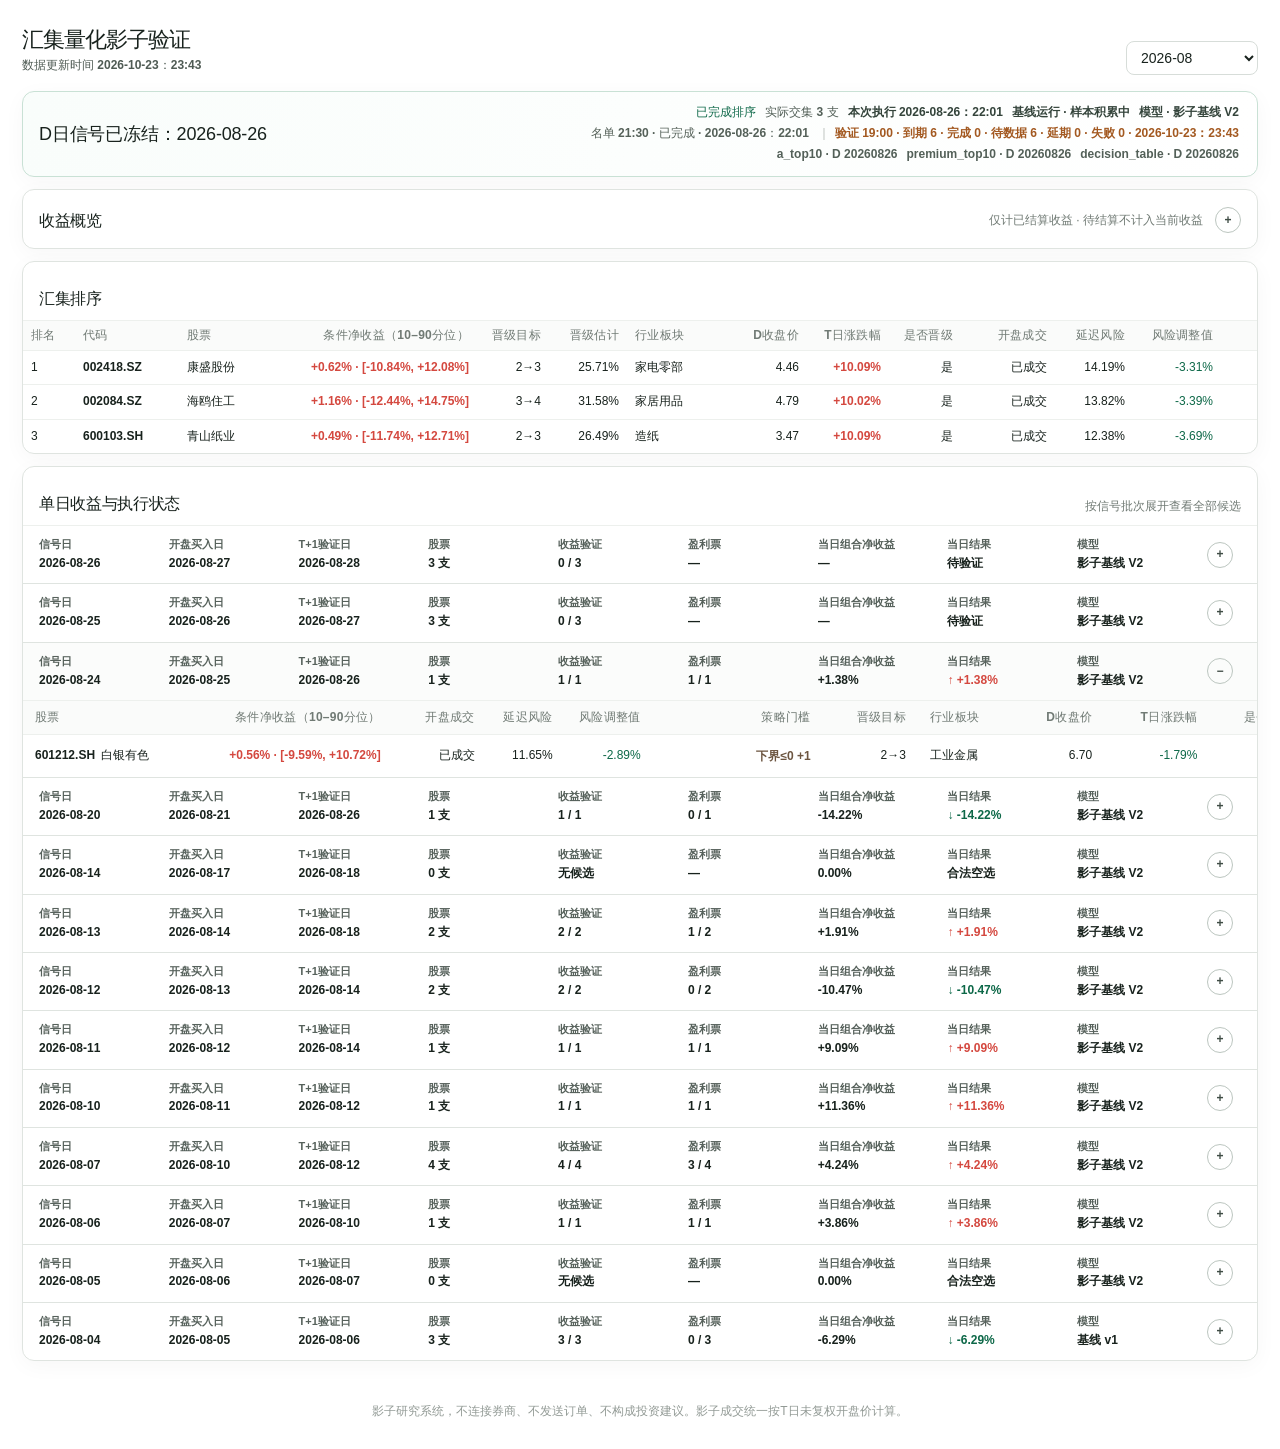
<file: index.html>
<!doctype html>
<html lang="zh-CN">
<head>
  <meta charset="utf-8">
  <meta name="viewport" content="width=device-width, initial-scale=1">
  <meta name="color-scheme" content="light">
  <title>汇集量化影子验证</title>
  <link rel="stylesheet" href="./assets/styles.css?v=20260811-2">
</head>
<body>
  <header class="topbar">
    <div class="brand">
      <h1>汇集量化影子验证</h1>
      <p class="updated"><span id="updated">正在读取数据…</span></p>
    </div>
    <label class="month-picker">
      <select id="month" aria-label="统计月份"></select>
    </label>
  </header>

  <main>
    <section id="status" class="status-card" aria-live="polite"></section>

    <details class="panel overview-panel">
      <summary class="panel-head overview-summary">
        <div><h2>收益概览</h2></div>
        <span class="overview-summary-meta">
          <span class="muted">仅计已结算收益 · 待结算不计入当前收益</span>
          <span class="ledger-toggle overview-toggle" aria-hidden="true"></span>
        </span>
      </summary>
      <p id="overviewScope" class="overview-scope"></p>
      <div id="rankCards" class="rank-cards"></div>
      <div class="chart-head">
        <span id="chartTitle">TOP1 / TOP2 / TOP3收益对比</span>
        <span class="chart-meta">
          <span id="chartNote"></span>
          <span id="chartLegend" class="chart-legend"><i class="dot rank-one"></i>TOP1 <i class="dot rank-two"></i>TOP2 <i class="dot rank-three"></i>TOP3</span>
        </span>
      </div>
      <div id="chart" class="chart" role="img" aria-label="TOP1、TOP2、TOP3的收益统计"></div>
    </details>

    <section class="panel">
      <div class="panel-head">
        <div><h2>汇集排序</h2></div>
      </div>
      <div
        id="candidates"
        class="table-wrap"
        tabindex="0"
        role="region"
        aria-label="汇集排序表，可横向滑动查看全部字段"
      ></div>
    </section>

    <section class="panel">
      <div class="panel-head">
        <div><h2>单日收益与执行状态</h2></div>
        <span class="muted">按信号批次展开查看全部候选</span>
      </div>
      <div id="daily" class="daily-ledger"></div>
    </section>
  </main>

  <footer>影子研究系统，不连接券商、不发送订单、不构成投资建议。影子成交统一按T日未复权开盘价计算。</footer>
  <script src="./assets/app.js?v=20260811-2" defer></script>
</body>
</html>
</file>
<file: assets/styles.css>
:root {
  --ink: #18221d;
  --muted: #707a74;
  --subtle: #929a95;
  --paper: #f4f6f4;
  --card: #ffffff;
  --line: #dfe4e0;
  --line-soft: #edf0ed;
  --green: #16865f;
  --green-deep: #0d6848;
  --green-soft: #eaf7f0;
  --orange: #a65e23;
  --orange-soft: #fff5e9;
  --red: #d4483f;
  --red-soft: #fff0ee;
  --blue: #4e7195;
  --gold: #a0844c;
}

* { box-sizing: border-box; }

body {
  margin: 0;
  color: var(--ink);
  background: #fff;
  font: 13px/1.45 -apple-system, BlinkMacSystemFont, "SF Pro Text", "PingFang SC", "Helvetica Neue", sans-serif;
  -webkit-font-smoothing: antialiased;
}

.topbar {
  max-width: 1380px;
  margin: 0 auto;
  padding: 28px 22px 16px;
  display: flex;
  align-items: end;
  justify-content: space-between;
  gap: 24px;
}

h1, h2, p { margin-top: 0; }
h1 {
  margin-bottom: 5px;
  font-size: clamp(26px, 3.2vw, 38px);
  font-weight: 520;
  letter-spacing: -.045em;
  line-height: 1.1;
}
h2 {
  margin-bottom: 0;
  font-size: 17px;
  font-weight: 560;
  letter-spacing: -.02em;
}
.updated { margin: 0; color: #4f5b54; font-size: 12px; font-weight: 560; }
.muted { color: var(--muted); }
.month-picker {
  display: grid;
  gap: 4px;
  color: var(--muted);
  font-size: 10px;
}
select {
  min-width: 132px;
  padding: 7px 30px 7px 10px;
  border: 1px solid #d7ddd9;
  border-radius: 8px;
  color: var(--ink);
  background: rgba(255, 255, 255, .9);
  font: inherit;
  outline: none;
}
select#month { font-size: 14px !important; }
select:focus { border-color: #83b9a3; box-shadow: 0 0 0 3px rgba(22, 134, 95, .09); }

main {
  max-width: 1380px;
  margin: 0 auto;
  padding: 0 22px 42px;
  display: grid;
  gap: 12px;
}

.panel, .status-card {
  border: 1px solid var(--line);
  border-radius: 12px;
  background: rgba(255, 255, 255, .94);
  box-shadow: 0 5px 22px rgba(24, 34, 29, .035);
  overflow: hidden;
}
.status-card {
  min-height: 62px;
  padding: 12px 16px;
  display: flex;
  align-items: center;
  justify-content: space-between;
  gap: 16px;
}
.status-card.error { border-color: #eccbc7; background: #fffafa; }
.status-card.ok { border-color: #c9e1d5; background: linear-gradient(100deg, #f9fdfb, #fff); }
.status-copy { flex: 0 0 auto; }
.status-title {
  margin: 0;
  font-size: 15px;
  font-weight: 530;
  letter-spacing: -.01em;
  white-space: nowrap;
}
.status-meta {
  min-width: 0;
  display: grid;
  justify-items: end;
  gap: 4px;
}
.status-meta-row {
  display: flex;
  align-items: center;
  justify-content: flex-end;
  gap: 5px;
}
.pill, .badge {
  display: inline-flex;
  align-items: center;
  min-height: 22px;
  border-radius: 6px;
  padding: 3px 7px;
  background: #f0f2f0;
  color: #536058;
  font-size: 10px;
  font-weight: 570;
  white-space: nowrap;
}
.badge.good { background: var(--green-soft); color: var(--green-deep); }
.badge.warn { background: var(--orange-soft); color: var(--orange); }
.badge.bad { background: var(--red-soft); color: #a83b35; }
.status-meta .pill,
.status-meta .badge {
  min-height: auto;
  padding: 0 2px;
  border-radius: 0;
  background: transparent;
}
.engine-meta-text,
.automation-meta-text {
  display: inline-flex;
  align-items: center;
  padding: 0 2px;
  color: #34443b;
  font-weight: 620;
  white-space: nowrap;
}
.automation-meta-text {
  color: #556159;
  font-size: 10px;
  font-weight: 570;
}
.status-meta-automation {
  flex-wrap: wrap;
  row-gap: 2px;
}
.status-meta-automation .automation-meta-text + .automation-meta-text::before {
  content: "｜";
  margin-right: 5px;
  color: #aab1ac;
  font-weight: 400;
}
.automation-meta-text.degraded {
  color: #a35921;
  font-weight: 680;
}
.panel-head {
  min-height: 58px;
  padding: 13px 16px 10px;
  display: flex;
  align-items: end;
  justify-content: space-between;
  gap: 14px;
}
.panel-head > .muted { font-size: 10px; }
.overview-summary {
  cursor: pointer;
  list-style: none;
  align-items: center;
}
.overview-summary::-webkit-details-marker { display: none; }
.overview-summary-meta {
  display: flex;
  align-items: center;
  gap: 12px;
}
.overview-toggle { flex: 0 0 auto; }
.overview-panel[open] .overview-toggle::before { content: "−"; }

.overview-scope {
  margin: 0 16px;
  padding: 0 0 10px;
  border-bottom: 1px solid var(--line-soft);
  color: #536058;
  font-size: 10px;
  font-weight: 540;
}
.rank-cards {
  padding: 12px 16px 14px;
  display: grid;
  gap: 13px;
}
.metric-group { min-width: 0; }
.metric-group + .metric-group {
  padding-top: 12px;
  border-top: 1px solid var(--line-soft);
}
.metric-group-head {
  min-height: 22px;
  margin-bottom: 7px;
  display: flex;
  align-items: baseline;
  justify-content: space-between;
  gap: 12px;
}
.metric-group-head h3 {
  margin: 0;
  font-size: 12px;
  font-weight: 650;
  letter-spacing: -.01em;
}
.metric-group-head span {
  color: var(--muted);
  font-size: 10px;
}
.rank-card-grid {
  display: grid;
  gap: 8px;
}
.rank-strategy-grid { grid-template-columns: repeat(3, minmax(0, 1fr)); }
.portfolio-strategy-grid { grid-template-columns: repeat(2, minmax(0, 1fr)); }
.rank-card {
  min-height: 124px;
  padding: 11px 12px 9px;
  border: 1px solid var(--line);
  border-radius: 9px;
  background: #fbfcfb;
  position: relative;
}
.rank-card::before {
  content: "";
  position: absolute;
  inset: 0 auto 0 0;
  width: 2px;
  border-radius: 9px 0 0 9px;
  background: var(--accent, var(--green));
}
.metric-card-head {
  display: flex;
  align-items: center;
  justify-content: space-between;
  gap: 10px;
}
.metric-card-head > .card-label {
  color: var(--ink);
  font-size: 11px;
  font-weight: 650;
}
.settlement-badge {
  flex: 0 0 auto;
  padding: 1px 6px;
  border: 1px solid #cfd6d1;
  border-radius: 999px;
  color: #536058;
  background: #fff;
  font-size: 9px;
  font-weight: 620;
}
.settlement-badge.final { border-color: #a9d2bf; color: var(--green-deep); }
.settlement-badge.provisional { border-color: #dfc399; color: var(--orange); }
.settlement-badge.pending { border-color: #c9d0cc; color: #667169; }
.settlement-badge.empty { color: var(--subtle); }
.metric-name {
  display: block;
  margin-top: 8px;
  color: var(--muted);
  font-size: 10px;
}
.rank-card strong {
  display: block;
  margin: 1px 0 7px;
  font-size: 23px;
  font-weight: 540;
  letter-spacing: -.035em;
}
.rank-1 { --accent: var(--green); }
.rank-2 { --accent: var(--blue); }
.rank-3 { --accent: var(--gold); }
.portfolio-card {
  --accent: #45ae7c;
  background: linear-gradient(145deg, #f8fdf9, #fff);
}
.portfolio-card.month { --accent: #8fbe5b; }
.metric-row {
  display: flex;
  justify-content: space-between;
  gap: 8px;
  margin-top: 2px;
  color: var(--muted);
  font-size: 9px;
}
.metric-row span:last-child { color: #4f5b54; text-align: right; }

.chart-head {
  margin: 0 16px;
  padding-top: 10px;
  border-top: 1px solid var(--line-soft);
  display: flex;
  justify-content: space-between;
  color: var(--muted);
  font-size: 10px;
}
.chart-meta { display: flex; align-items: center; gap: 10px; }
.chart-meta > #chartNote { color: #58645d; }
.chart-legend { display: flex; align-items: center; gap: 5px; }
.chart-legend[hidden] { display: none; }
.dot { width: 6px; height: 6px; margin-left: 7px; border-radius: 50%; background: var(--green); }
.rank-one { background: var(--green); }
.rank-two { background: var(--blue); }
.rank-three { background: var(--gold); }
.chart { min-height: 190px; padding: 2px 16px 14px; }
.chart.is-empty { min-height: 72px; }
.chart.is-empty .empty { margin-bottom: 0; }
.chart svg { width: 100%; height: 190px; display: block; }
.chart .grid { stroke: #e9edea; stroke-width: 1; }
.chart .baseline { stroke: #aab4ae; stroke-width: 1.25; }
.chart text { fill: var(--subtle); font-size: 9px; }
.comparison-chart {
  min-height: 150px;
  padding: 16px 24px 18px;
}
.comparison-rows { display: grid; gap: 14px; }
.comparison-row {
  display: grid;
  grid-template-columns: 46px minmax(140px, 1fr) 74px;
  align-items: center;
  gap: 12px;
}
.comparison-label {
  color: var(--ink);
  font-size: 11px;
  font-weight: 650;
}
.comparison-row > strong {
  font-size: 12px;
  font-weight: 650;
  text-align: right;
}
.comparison-track {
  height: 10px;
  border-radius: 5px;
  background: #f0f2f0;
  position: relative;
}
.comparison-track::after {
  content: "";
  position: absolute;
  top: -4px;
  bottom: -4px;
  left: 50%;
  width: 1px;
  background: #9ea9a2;
}
.comparison-bar {
  position: absolute;
  top: 1px;
  bottom: 1px;
  z-index: 1;
  min-width: 2px;
  border-radius: 4px;
}
.comparison-bar.gain { left: 50%; }
.comparison-bar.loss { right: 50%; }
.comparison-scale {
  margin: 7px 86px 0 58px;
  display: grid;
  grid-template-columns: repeat(3, 1fr);
  color: var(--subtle);
  font-size: 9px;
}
.comparison-scale span:nth-child(2) { text-align: center; }
.comparison-scale span:last-child { text-align: right; }

.empty {
  margin: 0 16px 14px;
  padding: 16px;
  border: 1px dashed #d5dad6;
  border-radius: 8px;
  color: var(--muted);
  font-size: 11px;
  text-align: center;
}
.panel,
.table-wrap,
.daily-ledger,
.ledger-day {
  min-width: 0;
}
.table-wrap {
  max-width: 100%;
  overflow-x: auto;
  overscroll-behavior-inline: contain;
  scrollbar-width: thin;
  -webkit-overflow-scrolling: touch;
}
.table-wrap:focus-visible {
  outline: 2px solid #5d9f83;
  outline-offset: -3px;
}
table { width: 100%; border-collapse: collapse; min-width: 760px; }
th, td {
  height: 42px;
  padding: 8px 12px;
  border-top: 1px solid var(--line-soft);
  text-align: right;
  vertical-align: middle;
  white-space: nowrap;
}
th {
  height: 34px;
  color: var(--muted);
  background: #fafbfa;
  font-size: 9px;
  font-weight: 560;
  letter-spacing: .025em;
}
th.left, td.left { text-align: left; }
td.code,
td.name { color: var(--ink); font-weight: 570; }
.positive { color: var(--red); font-weight: 650; }
.negative { color: var(--green-deep); }
.candidate-state { max-width: 88px; }
.candidate-table th,
.candidate-table td {
  height: 34px;
  padding: 5px 8px;
}
.candidate-table th { height: 30px; }
.candidate-table { table-layout: fixed; }
.candidate-table .col-rank { width: 52px; }
.candidate-table .col-code { width: 104px; }
.candidate-table .col-name { width: 108px; }
.candidate-table .col-return-range,
.daily-detail-table .col-return-range { width: 190px; }
.candidate-table .col-stage { width: 72px; }
.candidate-table .col-promotion { width: 78px; }
.candidate-table .col-industry { width: 104px; }
.candidate-table .col-d-close { width: 76px; }
.candidate-table .col-t-return { width: 82px; }
.candidate-table .col-promoted { width: 72px; }
.candidate-table .col-fill,
.daily-detail-table .col-fill { width: 94px; }
.candidate-table .col-delay,
.daily-detail-table .col-delay { width: 78px; }
.candidate-table .col-utility,
.daily-detail-table .col-utility { width: 88px; }
.candidate-table .col-gate,
.daily-detail-table .col-gate { width: 170px; }
.candidate-table .col-execution { width: 96px; }
.gate-text {
  display: inline-block;
  max-width: 100%;
  overflow: hidden;
  font-weight: 620;
  text-overflow: ellipsis;
  vertical-align: middle;
  white-space: nowrap;
}
.gate-text.trade { color: var(--green-deep); }
.gate-text.no-trade { color: #6c5540; }

.daily-ledger { border-top: 1px solid var(--line-soft); }
.ledger-day + .ledger-day { border-top: 1px solid var(--line); }
.ledger-day > summary {
  list-style: none;
  cursor: pointer;
  display: grid;
  grid-template-columns: repeat(9, minmax(72px, 1fr)) 34px;
  gap: 8px;
  align-items: center;
  min-width: 900px;
  padding: 11px 16px;
  transition: background .15s ease;
}
.ledger-day > summary::-webkit-details-marker { display: none; }
.ledger-day > summary:hover { background: #fafcfa; }
.ledger-fact { min-width: 0; }
.ledger-fact small {
  display: block;
  margin-bottom: 2px;
  color: #56615b;
  font-size: 9px;
  font-weight: 620;
}
.ledger-fact strong {
  display: block;
  overflow: hidden;
  color: var(--ink);
  font-size: 12px;
  font-weight: 650;
  text-overflow: ellipsis;
  white-space: nowrap;
}
.ledger-fact strong.positive,
.ledger-fact strong.negative { font-weight: 590; }
.ledger-fact strong.daily-result { font-weight: 700; }
.ledger-fact strong.daily-result.positive { color: var(--red); }
.ledger-fact strong.daily-result.negative { color: var(--green-deep); }
.ledger-toggle {
  width: 26px;
  height: 26px;
  border: 1.5px solid #bcc6c0;
  border-radius: 50%;
  display: grid;
  place-items: center;
  color: #3f4c45;
  font-size: 17px;
  font-weight: 650;
}
.ledger-toggle::before { content: "+"; }
.ledger-day[open] .ledger-toggle::before { content: "−"; }
.ledger-day[open] > summary { background: #fbfcfb; }
.ledger-day .table-wrap { animation: reveal .18s ease-out; }
@keyframes reveal { from { opacity: .25; transform: translateY(-2px); } }
.stock-cell { display: flex; align-items: baseline; gap: 6px; }
.stock-cell strong { font-weight: 580; }
.stock-cell span { color: var(--ink); font-size: 10px; }

footer {
  max-width: 1380px;
  margin: 0 auto;
  padding: 0 22px 28px;
  color: var(--subtle);
  font-size: 9px;
  text-align: center;
}

@media (max-width: 1020px) {
  .rank-strategy-grid { grid-template-columns: repeat(3, minmax(0, 1fr)); }
  .portfolio-strategy-grid { grid-template-columns: repeat(2, minmax(0, 1fr)); }
}

@media (max-width: 900px) {
  .ledger-day > summary {
    min-width: 0;
    grid-template-columns: repeat(4, minmax(0, 1fr));
    padding-right: 58px;
    position: relative;
  }
  .ledger-day > summary .ledger-toggle {
    position: absolute;
    top: 11px;
    right: 16px;
  }
}

@media (max-width: 720px) {
  .topbar, .status-card, .panel-head { align-items: stretch; flex-direction: column; }
  .topbar {
    gap: 12px;
    padding: 16px 8px 10px;
  }
  h1 { font-size: 20px !important; }
  .month-picker,
  select#month { width: 100%; }
  select#month {
    min-height: 44px;
    padding-block: 9px;
    font-size: 16px !important;
  }
  main {
    gap: 10px;
    padding: 0 8px 28px;
  }
  footer { padding: 0 12px 22px; }
  .status-card {
    gap: 8px;
    padding: 11px 12px;
  }
  .status-title {
    font-size: 16px !important;
    line-height: 1.35;
  }
  .status-title { white-space: normal; }
  .status-meta { justify-items: start; }
  .status-meta-row {
    flex-wrap: wrap;
    justify-content: flex-start;
  }
  .status-meta-automation {
    display: grid;
    gap: 3px;
  }
  .status-meta-automation .automation-meta-text + .automation-meta-text::before {
    content: none;
  }
  .panel-head {
    min-height: 52px;
    gap: 5px;
    padding: 11px 12px 9px;
  }
  .overview-summary {
    min-height: 52px;
    align-items: center;
    flex-direction: row;
  }
  .overview-summary-meta { margin-left: auto; }
  .overview-summary-meta > .muted { display: none; }
  .overview-toggle {
    width: 32px;
    height: 32px;
  }
  .rank-cards { padding-inline: 12px; }
  .rank-card-grid { grid-template-columns: 1fr; }
  .metric-group-head { align-items: flex-start; flex-direction: column; gap: 2px; }
  .overview-scope { margin-inline: 12px; line-height: 1.5; }
  .chart-head { align-items: flex-start; flex-direction: column; gap: 5px; }
  .chart-meta { width: 100%; flex-wrap: wrap; }
  .comparison-chart { min-height: 148px; padding: 15px 12px 17px; }
  .comparison-row { grid-template-columns: 42px minmax(100px, 1fr) 66px; gap: 7px; }
  .comparison-scale { margin-right: 73px; margin-left: 49px; }
  .panel, .status-card { border-radius: 10px; }
  .ledger-day > summary {
    min-width: 0;
    grid-template-columns: repeat(2, minmax(0, 1fr));
    gap: 10px 12px;
    padding: 12px 52px 12px 12px;
  }
  .ledger-day > summary .ledger-toggle {
    top: 12px;
    right: 12px;
    width: 32px;
    height: 32px;
  }
  .ledger-fact strong {
    overflow: visible;
    line-height: 1.3;
    text-overflow: clip;
    white-space: normal;
  }
  .candidate-table th.sticky-code,
  .candidate-table td.sticky-code {
    left: 0;
    width: 96px !important;
  }
  .candidate-table th.sticky-name,
  .candidate-table td.sticky-name {
    left: 96px;
    width: 96px !important;
    box-shadow: 5px 0 8px -7px rgba(24, 34, 29, .6);
  }
  .candidate-table .sticky-code,
  .candidate-table .sticky-name,
  .daily-detail-table .sticky-stock {
    position: sticky;
    z-index: 2;
    background: #fff;
  }
  .candidate-table th.sticky-code,
  .candidate-table th.sticky-name,
  .daily-detail-table th.sticky-stock {
    z-index: 3;
    background: #fafbfa;
  }
  .daily-detail-table .sticky-stock {
    left: 0;
    width: 170px;
    max-width: 170px;
    box-shadow: 5px 0 8px -7px rgba(24, 34, 29, .6);
  }
}

@media (prefers-reduced-motion: reduce) {
  .ledger-day .table-wrap { animation: none; }
}

/* Typography scale aligned with the Decision reference page. */
html,
body,
body * {
  font-size: 12px !important;
}

h1 {
  font-size: 22px !important;
}

h2 {
  font-size: 16px !important;
}

.status-title {
  font-size: 18px !important;
}

.rank-card strong {
  font-size: 19px !important;
}

.rank-card > .card-label,
.metric-row,
.ledger-fact small {
  font-size: 11px !important;
}

.rank-card > .top-rank-label {
  color: var(--ink);
  font-size: 14px !important;
  font-weight: 650;
}
</file>
